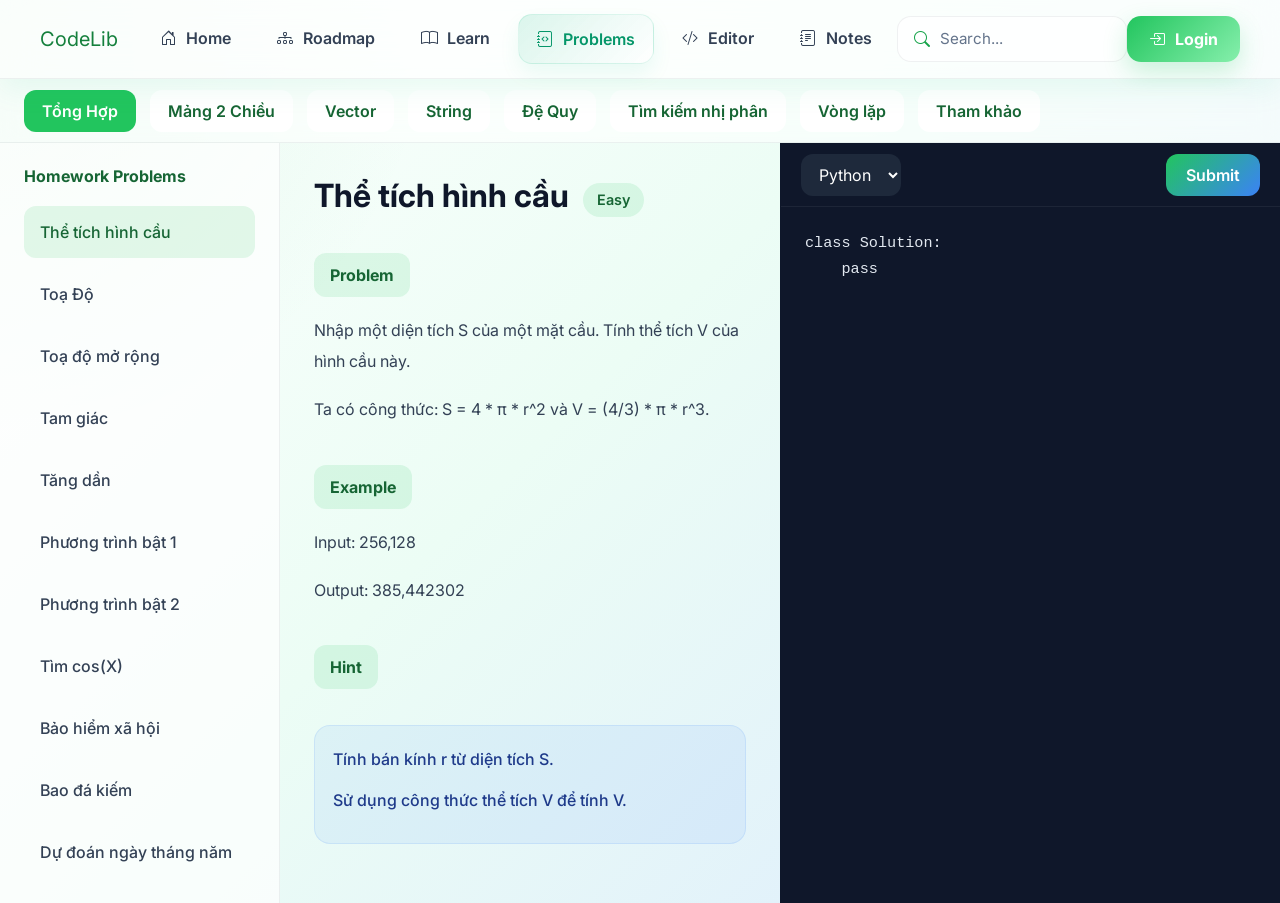
<file: html/homework.html>
<!DOCTYPE html>
<html lang="en">
<head>

  <meta charset="UTF-8">

  <meta name="viewport" content="width=device-width, initial-scale=1.0">

  <title>
    CodeLib Homework
  </title>

  <!-- GOOGLE FONT -->

  <link
    href="https://fonts.googleapis.com/css2?family=Inter:wght@400;500;600;700&display=swap"
    rel="stylesheet"
  >

  <!-- BOOTSTRAP -->

  <link
    href="https://cdn.jsdelivr.net/npm/bootstrap@5.3.8/dist/css/bootstrap.min.css"
    rel="stylesheet"
  >

  <!-- ICON -->

  <link
    rel="stylesheet"
    href="https://cdn.jsdelivr.net/npm/bootstrap-icons@1.13.1/font/bootstrap-icons.min.css"
  >

  <!-- CSS -->

  <link
    rel="stylesheet"
    href="../css/homework.css"
  >

  <script src="../js/auth.js"></script>

</head>

<body>

  <!-- NAVBAR -->

  <nav class="navbar navbar-expand-lg cl-navbar">

  <div class="container-fluid">

    <a class="navbar-brand cl-logo" href="#">

      <span>CodeLib</span>

    </a>

    <button
      class="navbar-toggler cl-menu-btn"
      type="button"
      data-bs-toggle="collapse"
      data-bs-target="#mainNavbar"
    >
      <i class="bi bi-list"></i>
    </button>

    <div class="collapse navbar-collapse" id="mainNavbar">

      <ul class="navbar-nav mx-auto cl-nav">

        <li class="nav-item">
          <a class="nav-link " href="../index.html">
            <i class="bi bi-house-door"></i>
            Home
          </a>
        </li>

        <li class="nav-item">
          <a class="nav-link" href="timeline.html">
            <i class="bi bi-diagram-3"></i>
            Roadmap
          </a>
        </li>        

        <li class="nav-item">
          <a class="nav-link" href="knowledge.html">
            <i class="bi bi-book"></i>
            Learn
          </a>
        </li>

        <li class="nav-item">
          <a class="nav-link active" href="homework.html">
            <i class="bi bi-journal-code"></i>
            Problems
          </a>
        </li>

        <li class="nav-item">
          <a class="nav-link" href="editor.html">
            <i class="bi bi-code-slash"></i>
            Editor
          </a>
        </li>

        <li class="nav-item">
          <a class="nav-link " href="notes.html">
            <i class="bi bi-journal-text"></i>
            Notes
          </a>
        </li>

      </ul>

      <div class="d-flex align-items-center gap-3">

        <div class="cl-search">

          <i class="bi bi-search"></i>

          <input
            type="text"
            placeholder="Search..."
          >

        </div>

      </div>
        <button class="cl-login-btn">

          <i class="bi bi-box-arrow-in-right"></i>
          <a class="nav-link" href="login.html">Login</a>

        </button>
    </div>

  </div>

</nav>

  <!-- TOPBAR -->

  <div class="cl-topbar">

    <button class="cl-topic-btn active">
      Tổng Hợp
    </button>

    <button class="cl-topic-btn">
      Mảng 2 Chiều
    </button>

    <button class="cl-topic-btn">
      Vector
    </button>

    <button class="cl-topic-btn">
     String
    </button>

    <button class="cl-topic-btn">
      Đệ Quy
    </button>

    <button class="cl-topic-btn">
      Tìm kiếm nhị phân
    </button>
  
    <button class="cl-topic-btn">
      Vòng lặp
    </button>

    <button class="cl-topic-btn">
      Tham khảo
    </button>
  </div>

  <!-- MAIN -->

  <section class="cl-practice-layout">

    <!-- SIDEBAR -->

    <aside class="cl-problem-sidebar">

      <h3>
        Homework Problems
      </h3>

      <ul>

      </ul>

    </aside>

    <!-- CONTENT -->

    <main class="cl-problem-content">

      <div class="cl-problem-top">

        <h1>
          Homework
        </h1>

        <span class="easy">
          Easy
        </span>

      </div>

      <div class="cl-problem-body">

      </div>

    </main>

    <!-- EDITOR -->

    <aside class="cl-code-panel">

      <div class="cl-code-top">

        <select>

          <option>
            Python
          </option>

          <option>
            Pascal
          </option>

          <option>
            C++
          </option>

        </select>

        <button>
          Submit
        </button>

      </div>

      <textarea
        spellcheck="false"
        placeholder="Write your code here..."
      ></textarea>

    </aside>

  </section>

  <!-- BOOTSTRAP JS -->

  <script src="https://cdn.jsdelivr.net/npm/bootstrap@5.3.8/dist/js/bootstrap.bundle.min.js"></script>

  <!-- JS -->

  <script src="../js/homework.js"></script>

</body>
</html>
</file>
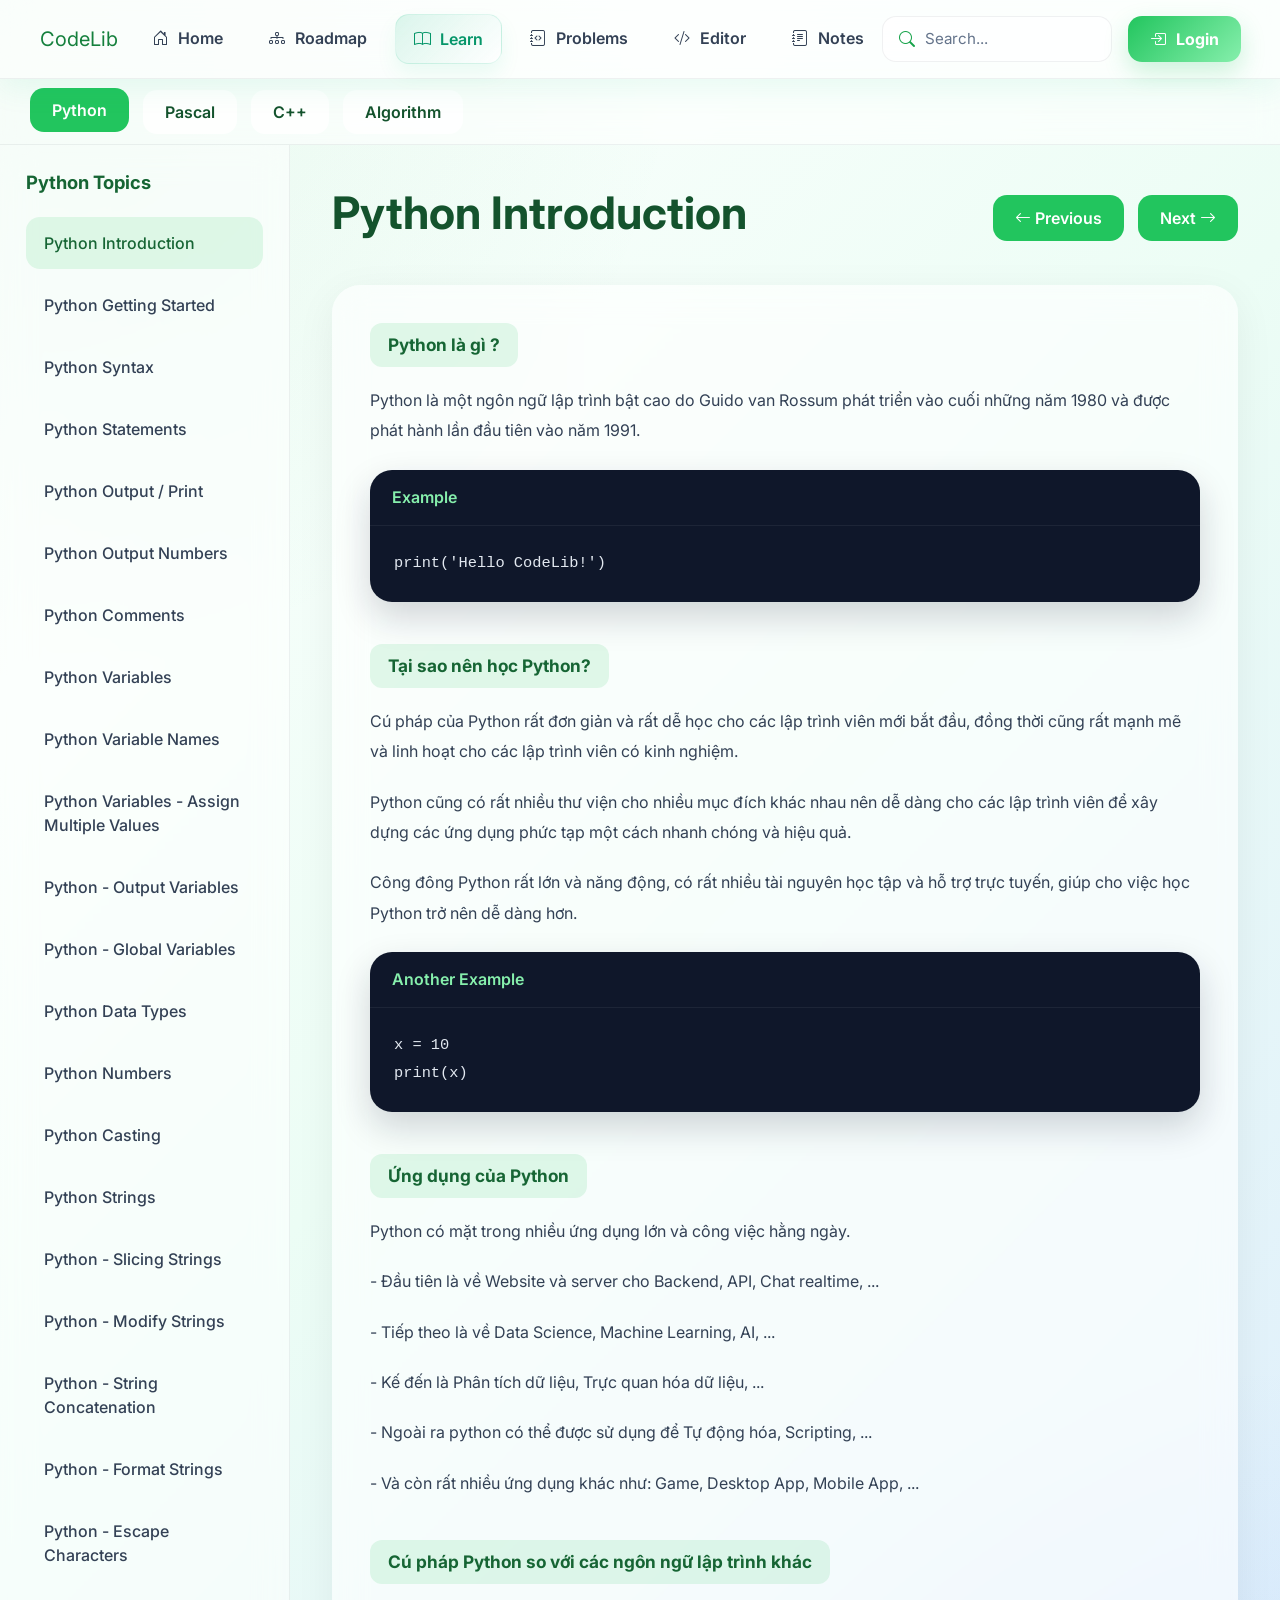
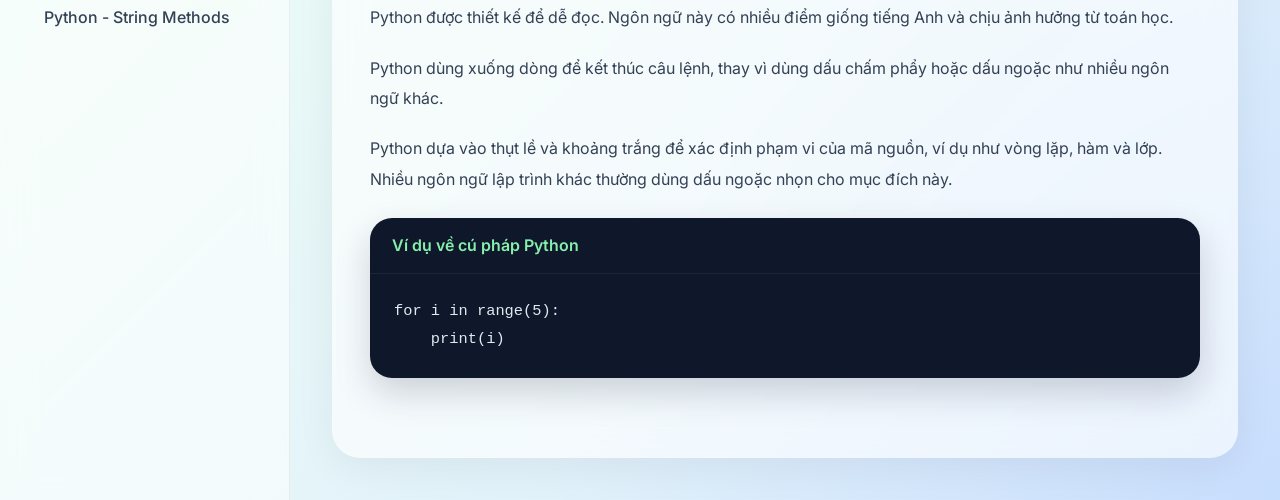
<file: html/knowledge.html>
<!DOCTYPE html>
<html lang="en">
<head>

  <meta charset="UTF-8">

  <meta name="viewport" content="width=device-width, initial-scale=1.0">

  <title>
    CodeLib Knowledge
  </title>

  <link href="https://fonts.googleapis.com/css2?family=Inter:wght@400;500;600;700&display=swap" rel="stylesheet">

  <link href="https://cdn.jsdelivr.net/npm/bootstrap@5.3.8/dist/css/bootstrap.min.css" rel="stylesheet">

  <link rel="stylesheet" href="https://cdn.jsdelivr.net/npm/bootstrap-icons@1.13.1/font/bootstrap-icons.min.css">

  <link rel="stylesheet" href="../css/knowledge.css">
  <script src="../js/auth.js"></script>
</head>

<body>
<nav class="navbar navbar-expand-lg cl-navbar">

  <div class="container-fluid">

    <a class="navbar-brand cl-logo" href="#">

      <span>CodeLib</span>

    </a>

    <button
      class="navbar-toggler cl-menu-btn"
      type="button"
      data-bs-toggle="collapse"
      data-bs-target="#mainNavbar"
    >
      <i class="bi bi-list"></i>
    </button>

    <div class="collapse navbar-collapse" id="mainNavbar">

      <ul class="navbar-nav mx-auto cl-nav">

        <li class="nav-item">
          <a class="nav-link" href="../index.html">
            <i class="bi bi-house-door"></i>
            Home
          </a>
        </li>

        <li class="nav-item">
          <a class="nav-link" href="timeline.html">
            <i class="bi bi-diagram-3"></i>
            Roadmap
          </a>
        </li>

        <li class="nav-item">
          <a class="nav-link active" href="knowledge.html">
            <i class="bi bi-book"></i>
            Learn
          </a>
        </li>

        <li class="nav-item">
          <a class="nav-link" href="homework.html">
            <i class="bi bi-journal-code"></i>
            Problems
          </a>
        </li>

        <li class="nav-item">
          <a class="nav-link" href="editor.html">
            <i class="bi bi-code-slash"></i>
            Editor
          </a>
        </li>

        <li class="nav-item">
          <a class="nav-link " href="notes.html">
            <i class="bi bi-journal-text"></i>
            Notes
          </a>
        </li>        

      </ul>

      <div class="d-flex align-items-center gap-3">

        <div class="cl-search">

          <i class="bi bi-search"></i>

          <input
            type="text"
            placeholder="Search..."
          >

        </div>
        <button class="cl-login-btn">

          <i class="bi bi-box-arrow-in-right"></i>
          <a class="nav-link" href="login.html">Login</a>

        </button>
      </div>

    </div>

  </div>

</nav>
  <!-- LANGUAGE NAVBAR -->

  <nav class="cl-language-navbar">

    <button class="cl-language-btn active">
      Python
    </button>

    <button class="cl-language-btn ">
      Pascal
    </button>

    <button class="cl-language-btn ">
      C++
    </button>

    <button class="cl-language-btn ">
      Algorithm
    </button>
  </nav>

  <!-- MAIN -->

  <section class="cl-layout">

    <!-- SIDEBAR -->

    <aside class="cl-sidebar">

      <h3>
        Python Topics
      </h3>

      <ul>

      </ul>

    </aside>

    <!-- CONTENT -->

    <main class="cl-content">

      <div class="cl-content-top">

        <h1>
          Loading...
        </h1>

        <div class="cl-content-buttons">

          <button>

            <i class="bi bi-arrow-left"></i>

            Previous

          </button>

          <button>

            Next

            <i class="bi bi-arrow-right"></i>

          </button>

        </div>

      </div>

      <div class="cl-content-body">

        <!-- CONTENT FROM JSON -->

      </div>

    </main>

  </section>

  <script src="../js/knowledge.js"></script>

</body>
</html>
</file>
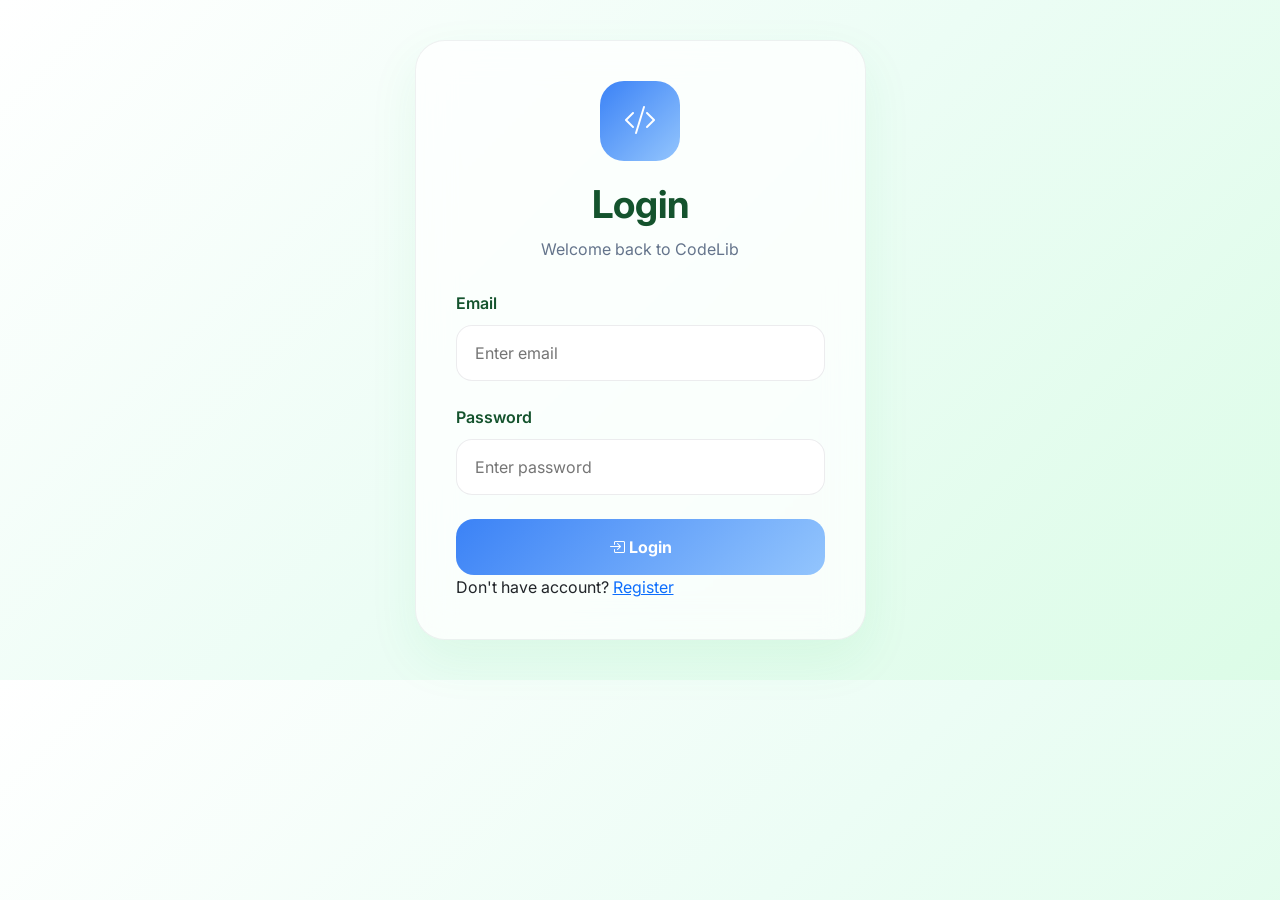
<file: html/login.html>
<!DOCTYPE html>
<html lang="vi">
<head>
  <meta charset="UTF-8">
  <meta name="viewport" content="width=device-width, initial-scale=1.0">
  <title>CodeLib Login</title>

  <link href="https://fonts.googleapis.com/css2?family=Inter:wght@400;500;600;700&display=swap" rel="stylesheet">
  <link href="https://cdn.jsdelivr.net/npm/bootstrap@5.3.8/dist/css/bootstrap.min.css" rel="stylesheet">
  <link rel="stylesheet" href="https://cdn.jsdelivr.net/npm/bootstrap-icons@1.13.1/font/bootstrap-icons.min.css">
  <link rel="stylesheet" href="../css/auth.css">
</head>

<body>

<section class="cl-auth-section">
  <div class="container">
    <div class="row justify-content-center">
      <div class="col-lg-5">

        <div class="cl-auth-card">

          <div class="cl-auth-top">
            <div class="cl-auth-logo">
              <i class="bi bi-code-slash"></i>
            </div>
            <h2>Login</h2>
            <p>Welcome back to CodeLib</p>
          </div>

          <form id="loginForm">

            <div class="cl-input-box">
              <label>Email</label>
              <input type="email" id="email" placeholder="Enter email">
            </div>

            <div class="cl-input-box">
              <label>Password</label>
              <input type="password" id="password" placeholder="Enter password">
            </div>

            <button type="submit" class="cl-auth-btn" id="loginBtn">
              <i class="bi bi-box-arrow-in-right"></i>
              Login
            </button>

          </form>

          <div class="cl-auth-link">
            Don't have account?
            <a href="register.html">Register</a>
          </div>

        </div>

      </div>
    </div>
  </div>
</section>

  <script>
const form = document.getElementById("loginForm");

form.addEventListener("submit", function(e) {
  e.preventDefault();

  const email    = document.getElementById("email").value.trim();
  const password = document.getElementById("password").value.trim();

  // Bắt lỗi
  if (!email || !password) {
    alert("Vui lòng nhập đủ email và mật khẩu!");
    return;
  }

  if (password.length < 6) {
    alert("Mật khẩu phải có ít nhất 6 ký tự!");
    return;
  }

  // Kiểm tra tài khoản
  const user = JSON.parse(localStorage.getItem("codelibUser") || "null");

  if (!user || user.email !== email || user.password !== password) {
    alert("Email hoặc mật khẩu không đúng!");
    return;
  }

  // Lưu trạng thái đăng nhập
  localStorage.setItem("isLoggedIn", "true");
  localStorage.setItem("currentUser", email);

  window.location.href = "index.html";
});
</script>


</body>
</html>
</file>
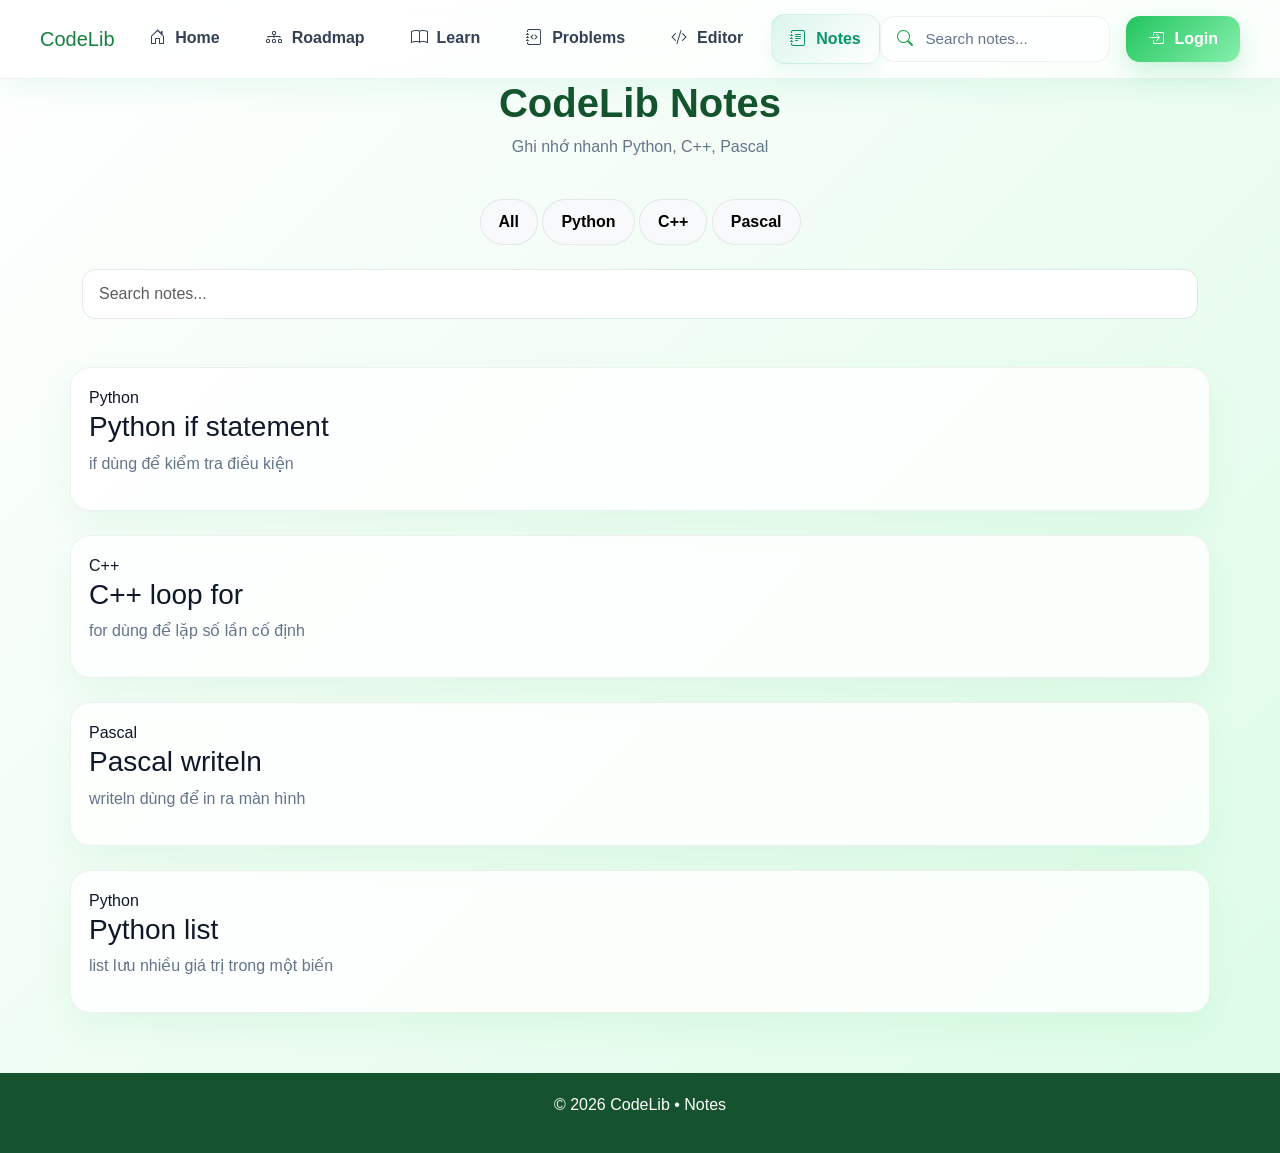
<file: html/notes.html>
<!DOCTYPE html>
<html lang="en">
<head>
  <meta charset="UTF-8">
  <meta name="viewport" content="width=device-width, initial-scale=1.0">

  <title>CodeLib Notes</title>

  <link href="https://cdn.jsdelivr.net/npm/bootstrap@5.3.8/dist/css/bootstrap.min.css" rel="stylesheet">
  <link rel="stylesheet" href="https://cdn.jsdelivr.net/npm/bootstrap-icons@1.13.1/font/bootstrap-icons.min.css">

  <link rel="stylesheet" href="../css/notes.css">
  <script src="../js/auth.js"></script>
</head>

<body>

<nav class="navbar navbar-expand-lg cl-navbar">
  <div class="container-fluid">

    <a class="navbar-brand cl-logo" href="#">
      <span>CodeLib</span>
    </a>

    <button class="navbar-toggler cl-menu-btn" type="button" data-bs-toggle="collapse" data-bs-target="#mainNavbar">
      <i class="bi bi-list"></i>
    </button>

    <div class="collapse navbar-collapse" id="mainNavbar">

      <ul class="navbar-nav mx-auto cl-nav">
        <li class="nav-item">
          <a class="nav-link" href="../index.html">
            <i class="bi bi-house-door"></i>
            Home
          </a>
        </li>

        <li class="nav-item">
          <a class="nav-link" href="timeline.html">
            <i class="bi bi-diagram-3"></i>
            Roadmap
          </a>
        </li>

        <li class="nav-item">
          <a class="nav-link" href="knowledge.html">
            <i class="bi bi-book"></i>
            Learn
          </a>
        </li>

        <li class="nav-item">
          <a class="nav-link" href="homework.html">
            <i class="bi bi-journal-code"></i>
            Problems
          </a>
        </li>

        <li class="nav-item">
          <a class="nav-link" href="editor.html">
            <i class="bi bi-code-slash"></i>
            Editor
          </a>
        </li>

        <li class="nav-item">
          <a class="nav-link active" href="notes.html">
            <i class="bi bi-journal-text"></i>
            Notes
          </a>
        </li>
      </ul>

      <div class="d-flex align-items-center gap-3">

        <div class="cl-search">
          <i class="bi bi-search"></i>
          <input id="search" type="text" placeholder="Search notes...">
        </div>

        <button class="cl-login-btn">
          <i class="bi bi-box-arrow-in-right"></i>
          <a class="nav-link" href="login.html">Login</a>
        </button>

      </div>

    </div>

  </div>
</nav>

<section class="cl-info-section">
  <div class="container">

    <div class="row mb-4">
      <div class="col text-center">
        <h2 class="cl-section-title">CodeLib Notes</h2>
        <p>Ghi nhớ nhanh Python, C++, Pascal</p>
      </div>
    </div>

    <div class="row mb-4 text-center">
      <div class="col">
        <button class="btn btn-light" onclick="filterLang('All')">All</button>
        <button class="btn btn-light" onclick="filterLang('Python')">Python</button>
        <button class="btn btn-light" onclick="filterLang('C++')">C++</button>
        <button class="btn btn-light" onclick="filterLang('Pascal')">Pascal</button>
      </div>
    </div>

    <div class="row mb-4">
      <div class="col">
        <input id="search" class="form-control" type="text" placeholder="Search notes...">
      </div>
    </div>

    <div class="row g-4" id="notesContainer"></div>

  </div>
</section>

<footer class="cl-footer">
  <div class="container">
    <p>© 2026 CodeLib • Notes</p>
  </div>
</footer>

<script src="../js/notes.js"></script>

</body>
</html>
</file>
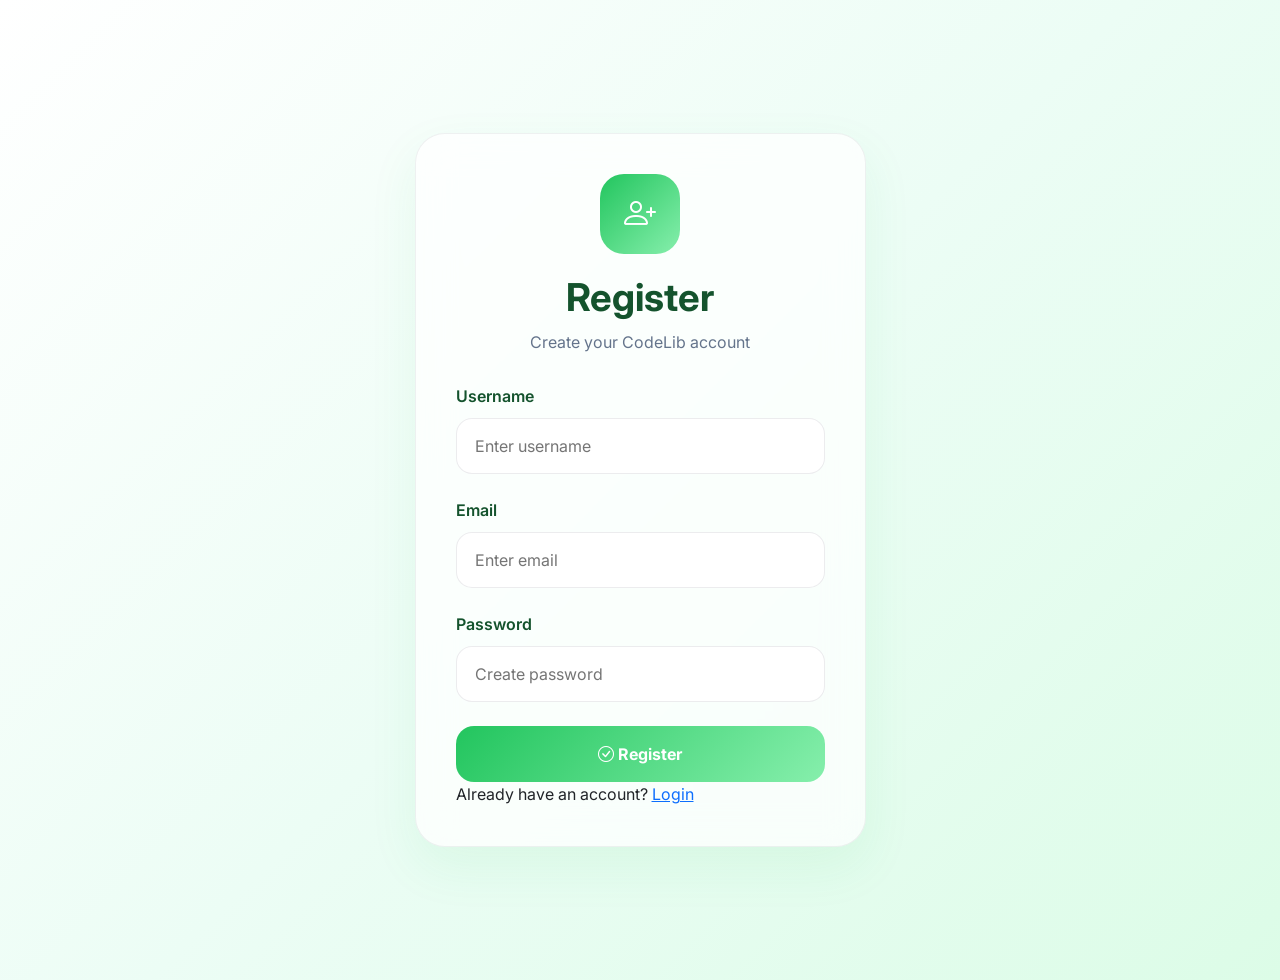
<file: html/register.html>
<!DOCTYPE html>
<html lang="en">
<head>
  <meta charset="UTF-8">
  <meta name="viewport" content="width=device-width, initial-scale=1.0">

  <title>CodeLib Register</title>

  <link href="https://fonts.googleapis.com/css2?family=Inter:wght@400;500;600;700&display=swap" rel="stylesheet">

  <link href="https://cdn.jsdelivr.net/npm/bootstrap@5.3.8/dist/css/bootstrap.min.css" rel="stylesheet">

  <link rel="stylesheet" href="https://cdn.jsdelivr.net/npm/bootstrap-icons@1.13.1/font/bootstrap-icons.min.css">

  <link rel="stylesheet" href="../css/auth.css">
</head>
<body>

  <section class="cl-auth-section">

    <div class="container">

      <div class="row justify-content-center align-items-center min-vh-100">

        <div class="col-lg-5">

          <div class="cl-auth-card">

            <div class="cl-auth-top">

              <div class="cl-auth-logo green-logo">
                <i class="bi bi-person-plus"></i>
              </div>

              <h2>
                Register
              </h2>

              <p>
                Create your CodeLib account
              </p>

            </div>

            <form>

              <div class="cl-input-box">
                <label>Username</label>
                <input type="text" placeholder="Enter username">
              </div>

              <div class="cl-input-box">
                <label>Email</label>
                <input type="email" placeholder="Enter email">
              </div>

              <div class="cl-input-box">
                <label>Password</label>
                <input type="password" placeholder="Create password">
              </div>

              <button type="submit" class="cl-auth-btn green-btn">
                <i class="bi bi-check-circle"></i>
                Register
              </button>

            </form>

            <div class="cl-auth-link">
              Already have an account?
              <a href="login.html">
                Login
              </a>
            </div>

          </div>

        </div>

      </div>

    </div>

  </section>
<script>
  function showError(input, message) {
    clearError(input);
    input.classList.add("is-invalid");
    const err = document.createElement("div");
    err.className = "cl-error-msg";
    err.textContent = message;
    input.parentElement.appendChild(err);
  }

  function clearError(input) {
    input.classList.remove("is-invalid");
    const existing = input.parentElement.querySelector(".cl-error-msg");
    if (existing) existing.remove();
  }

  function isValidEmail(email) {
    return /^[^\s@]+@[^\s@]+\.[^\s@]+$/.test(email);
  }

  const registerForm = document.querySelector("form");
  const usernameInput = document.querySelector('input[type="text"]');
  const emailInput = document.querySelector('input[type="email"]');
  const passwordInput = document.querySelector('input[type="password"]');

  [usernameInput, emailInput, passwordInput].forEach(input => {
    input.addEventListener("input", () => clearError(input));
  });

  registerForm.addEventListener("submit", function (e) {
    e.preventDefault();

    const username = usernameInput.value.trim();
    const email = emailInput.value.trim();
    const password = passwordInput.value.trim();
    let valid = true;

    if (!username) {
      showError(usernameInput, "Vui lòng nhập tên người dùng.");
      valid = false;
    } else if (username.length < 3) {
      showError(usernameInput, "Tên người dùng phải có ít nhất 3 ký tự.");
      valid = false;
    }

    if (!email) {
      showError(emailInput, "Vui lòng nhập email.");
      valid = false;
    } else if (!isValidEmail(email)) {
      showError(emailInput, "Email không hợp lệ.");
      valid = false;
    }

    if (!password) {
      showError(passwordInput, "Vui lòng nhập mật khẩu.");
      valid = false;
    } else if (password.length < 6) {
      showError(passwordInput, "Mật khẩu phải có ít nhất 6 ký tự.");
      valid = false;
    }

    if (!valid) return;

    const existingUser = JSON.parse(localStorage.getItem("codelibUser"));
    if (existingUser && existingUser.email === email) {
      showError(emailInput, "Email này đã được đăng ký.");
      return;
    }

    localStorage.setItem("codelibUser", JSON.stringify({ username, email, password }));

    window.location.href = "login.html";
  });
</script>
</body>
</html>
</file>
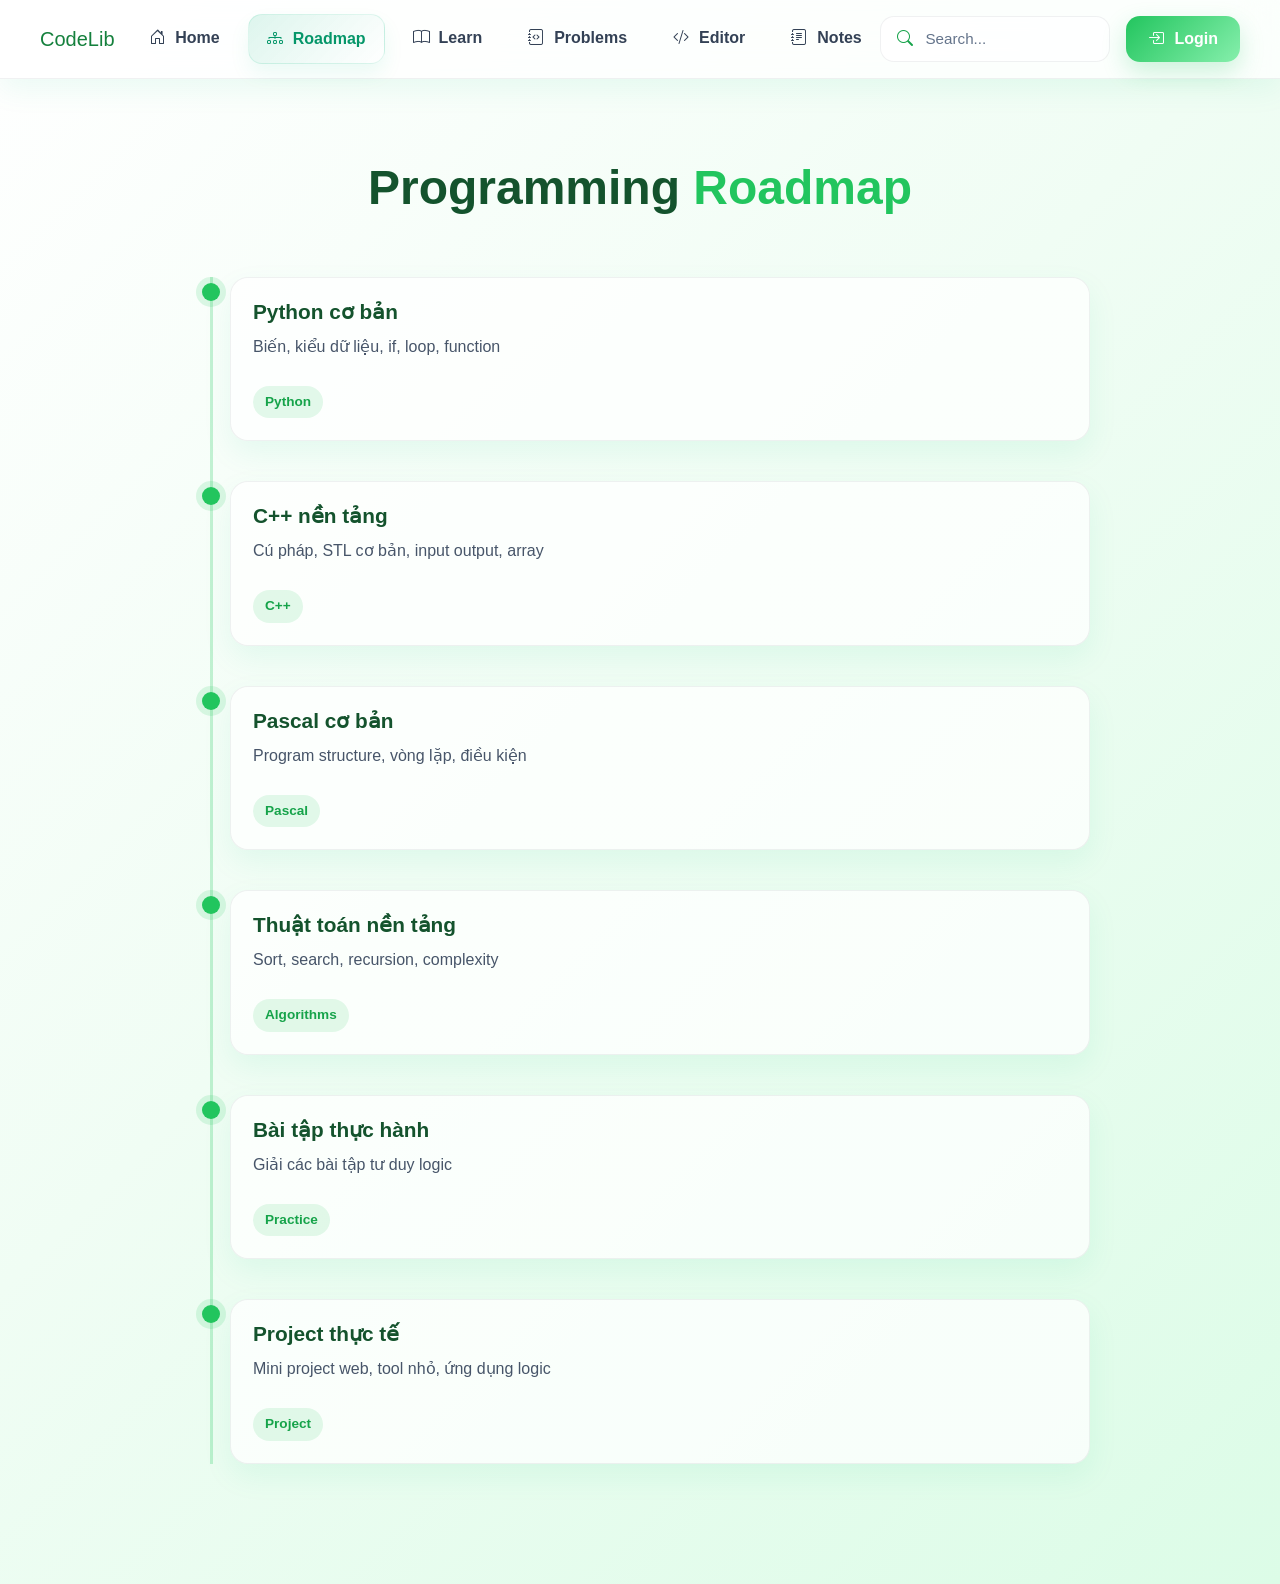
<file: html/timeline.html>
<!DOCTYPE html>
<html lang="en">
<head>
  <meta charset="UTF-8">
  <meta name="viewport" content="width=device-width, initial-scale=1.0">
  <title>CodeLib Roadmap</title>

  <link href="https://cdn.jsdelivr.net/npm/bootstrap@5.3.8/dist/css/bootstrap.min.css" rel="stylesheet">
  <link rel="stylesheet" href="https://cdn.jsdelivr.net/npm/bootstrap-icons@1.13.1/font/bootstrap-icons.min.css">
  <link rel="stylesheet" href="../css/timeline.css">
  <link rel="stylesheet" href="../js/auth.js">
</head>

<body>

<nav class="navbar navbar-expand-lg cl-navbar">
  <div class="container-fluid">

    <a class="navbar-brand cl-logo" href="#">
      <span>CodeLib</span>
    </a>

    <button class="navbar-toggler" type="button" data-bs-toggle="collapse" data-bs-target="#mainNavbar">
      <i class="bi bi-list"></i>
    </button>

    <div class="collapse navbar-collapse" id="mainNavbar">

      <ul class="navbar-nav mx-auto cl-nav">
        <li class="nav-item"><a class="nav-link" href="../index.html"><i class="bi bi-house-door"></i>Home</a></li>
        <li class="nav-item"><a class="nav-link active" href="timeline.html"><i class="bi bi-diagram-3"></i>Roadmap</a></li>
        <li class="nav-item"><a class="nav-link" href="knowledge.html"><i class="bi bi-book"></i>Learn</a></li>
        <li class="nav-item"><a class="nav-link" href="homework.html"><i class="bi bi-journal-code"></i>Problems</a></li>
        <li class="nav-item"><a class="nav-link" href="editor.html"><i class="bi bi-code-slash"></i>Editor</a></li>
        <li class="nav-item"><a class="nav-link " href="notes.html"><i class="bi bi-journal-text"></i>Notes</a></li>
      </ul>

      <div class="d-flex align-items-center gap-3">

        <div class="cl-search">
          <i class="bi bi-search"></i>
          <input type="text" placeholder="Search...">
        </div>

        <button class="cl-login-btn">
          <i class="bi bi-box-arrow-in-right"></i>
          Login
        </button>

      </div>

    </div>
  </div>
</nav>

<section class="cl-timeline-section">

  <h1 class="cl-timeline-title">
    Programming <span>Roadmap</span>
  </h1>

  <div class="cl-timeline">

    <div class="cl-timeline-item">
      <div class="cl-timeline-dot"></div>
      <div class="cl-timeline-card">
        <h3>Python cơ bản</h3>
        <p>Biến, kiểu dữ liệu, if, loop, function</p>
        <span class="cl-tag">Python</span>
      </div>
    </div>

    <div class="cl-timeline-item">
      <div class="cl-timeline-dot"></div>
      <div class="cl-timeline-card">
        <h3>C++ nền tảng</h3>
        <p>Cú pháp, STL cơ bản, input output, array</p>
        <span class="cl-tag">C++</span>
      </div>
    </div>

    <div class="cl-timeline-item">
      <div class="cl-timeline-dot"></div>
      <div class="cl-timeline-card">
        <h3>Pascal cơ bản</h3>
        <p>Program structure, vòng lặp, điều kiện</p>
        <span class="cl-tag">Pascal</span>
      </div>
    </div>

    <div class="cl-timeline-item">
      <div class="cl-timeline-dot"></div>
      <div class="cl-timeline-card">
        <h3>Thuật toán nền tảng</h3>
        <p>Sort, search, recursion, complexity</p>
        <span class="cl-tag">Algorithms</span>
      </div>
    </div>

    <div class="cl-timeline-item">
      <div class="cl-timeline-dot"></div>
      <div class="cl-timeline-card">
        <h3>Bài tập thực hành</h3>
        <p>Giải các bài tập tư duy logic</p>
        <span class="cl-tag">Practice</span>
      </div>
    </div>

    <div class="cl-timeline-item">
      <div class="cl-timeline-dot"></div>
      <div class="cl-timeline-card">
        <h3>Project thực tế</h3>
        <p>Mini project web, tool nhỏ, ứng dụng logic</p>
        <span class="cl-tag">Project</span>
      </div>
    </div>

  </div>

</section>

<script src="https://cdn.jsdelivr.net/npm/bootstrap@5.3.8/dist/js/bootstrap.bundle.min.js"></script>

</body>
</html>
</file>
<file: css/homework.css>
/* =========================
   RESET
========================= */

* {
  margin: 0;
  padding: 0;
  box-sizing: border-box;
}

body {
  font-family: "Inter", sans-serif;

  background:
    radial-gradient(circle at top left, rgba(34,197,94,.10), transparent 28%),
    radial-gradient(circle at bottom right, rgba(59,130,246,.12), transparent 30%),
    linear-gradient(135deg, #ffffff 0%, #ecfdf5 45%, #dbeafe 100%);

  color: #0f172a;

  overflow: hidden;
}

.cl-navbar {
  position: sticky;
  top: 0;
  z-index: 999;
  padding: 14px 28px;
  background: rgba(255,255,255,.75);
  backdrop-filter: blur(18px);
  border-bottom: 1px solid rgba(15,23,42,.06);
  box-shadow: 0 10px 30px rgba(16,185,129,.08);
}

/* =========================
   LOGO
========================= */

.cl-logo-icon {
  width: 48px;
  height: 48px;
  display: flex;
  align-items: center;
  justify-content: center;
  border-radius: 14px;
  background: linear-gradient(135deg, #22c55e, #86efac);
  overflow: hidden;
  box-shadow: 0 10px 25px rgba(34,197,94,.25);
  transition: .25s;
}



.cl-logo:hover .cl-logo-icon {
  transform: rotate(-6deg) scale(1.05);
}

.cl-logo span {
  color: #15803d;
}

/* =========================
   NAVIGATION
========================= */

.cl-nav {
  gap: 10px;
}

.cl-nav .nav-link {
  display: flex;
  align-items: center;
  gap: 10px;
  padding: 12px 18px !important;
  border-radius: 14px;
  color: #334155 !important;
  font-weight: 600;
  transition: .25s;
}

.cl-nav .nav-link:hover {
  background: rgba(16,185,129,.08);
  color: #059669 !important;
  transform: translateY(-2px);
}

.cl-nav .nav-link.active {
  background: linear-gradient(135deg, rgba(16,185,129,.14), rgba(255,255,255,.8));
  color: #059669 !important;
  border: 1px solid rgba(16,185,129,.12);
  box-shadow: 0 10px 20px rgba(16,185,129,.08);
}

/* =========================
   SEARCH
========================= */

.cl-search {
  width: 230px;
  height: 46px;
  display: flex;
  align-items: center;
  gap: 10px;
  padding: 0 16px;
  border-radius: 14px;
  background: rgba(255,255,255,.7);
  border: 1px solid rgba(15,23,42,.06);
  transition: .25s;
}

.cl-search:hover {
  background: white;
}

.cl-search i {
  color: #16a34a;
}

.cl-search input {
  width: 100%;
  border: none;
  outline: none;
  background: transparent;
  color: #0f172a;
  font-size: .95rem;
}

.cl-search input::placeholder {
  color: #64748b;
}

/* =========================
   LOGIN BUTTON
========================= */

.cl-login-btn {
  height: 46px;
  display: flex;
  align-items: center;
  gap: 10px;
  padding: 0 22px;
  border: none;
  border-radius: 14px;
  background: linear-gradient(135deg, #22c55e, #86efac);
  color: white;
  font-weight: 700;
  transition: .25s;
  box-shadow: 0 10px 24px rgba(34,197,94,.22);
}

.cl-login-btn:hover {
  transform: translateY(-2px);
  box-shadow: 0 14px 28px rgba(34,197,94,.28);
}
/* =========================
   TOPBAR
========================= */

.cl-topbar {
  height: 64px;

  display: flex;
  align-items: center;
  gap: 14px;

  padding: 0 24px;

  overflow-x: auto;

  background: rgba(255,255,255,.55);

  backdrop-filter: blur(14px);

  border-bottom: 1px solid rgba(15,23,42,.06);
}

.cl-topbar::-webkit-scrollbar {
  height: 6px;
}

.cl-topbar::-webkit-scrollbar-thumb {
  background: rgba(34,197,94,.25);

  border-radius: 999px;
}

.cl-topic-btn {
  height: 42px;

  padding: 0 18px;

  border: none;

  border-radius: 12px;

  background: white;

  color: #166534;

  font-weight: 600;

  white-space: nowrap;

  transition: .2s;

  cursor: pointer;
}

.cl-topic-btn:hover,
.cl-topic-btn.active {
  background: #22c55e;

  color: white;
}

/* =========================
   LAYOUT
========================= */

.cl-practice-layout {
  display: grid;

  grid-template-columns: 280px 1fr 500px;

  height: calc(100vh - 140px);
}

/* =========================
   SIDEBAR
========================= */

.cl-problem-sidebar {
  background: rgba(255,255,255,.72);

  border-right: 1px solid rgba(15,23,42,.06);

  padding: 24px;

  overflow-y: auto;
}

.cl-problem-sidebar h3 {
  font-size: 1rem;

  font-weight: 700;

  margin-bottom: 20px;

  color: #166534;
}

.cl-problem-sidebar ul {
  list-style: none;

  padding: 0;

  margin: 0;
}

.cl-problem-sidebar li {
  padding: 14px 16px;

  border-radius: 12px;

  margin-bottom: 10px;

  cursor: pointer;

  font-weight: 500;

  color: #334155;

  transition: .2s;
}

.cl-problem-sidebar li:hover,
.cl-problem-sidebar li.active {
  background: rgba(34,197,94,.12);

  color: #166534;
}

/* =========================
   CONTENT
========================= */

.cl-problem-content {
  padding: 34px;

  overflow-y: auto;
}

.cl-problem-top {
  display: flex;
  align-items: center;
  gap: 14px;

  margin-bottom: 30px;
}

.cl-problem-top h1 {
  font-size: 2rem;

  font-weight: 700;

  color: #0f172a;
}

.easy,
.medium,
.hard {
  padding: 6px 14px;

  border-radius: 999px;

  font-size: .9rem;

  font-weight: 600;
}

.easy {
  background: rgba(34,197,94,.12);

  color: #166534;
}

.medium {
  background: rgba(251,191,36,.14);

  color: #92400e;
}

.hard {
  background: rgba(239,68,68,.14);

  color: #991b1b;
}

.cl-homework-section {
  margin-bottom: 40px;
}

.cl-small-title {
  display: inline-block;

  margin-bottom: 18px;

  padding: 10px 16px;

  border-radius: 12px;

  background: rgba(34,197,94,.12);

  color: #166534;

  font-size: 1rem;

  font-weight: 700;
}

.cl-problem-body p {
  line-height: 1.9;

  margin-bottom: 18px;

  color: #334155;
}

/* =========================
   HINT BOX
========================= */

.cl-hint-box {
  margin-top: 18px;

  padding: 18px;

  border-radius: 16px;

  background: rgba(59,130,246,.08);

  border: 1px solid rgba(59,130,246,.12);
}

.cl-hint-box p {
  margin-bottom: 10px;

  color: #1e3a8a;

  font-weight: 500;
}

/* =========================
   CODE BOX
========================= */

.cl-note-box {
  margin-top: 22px;

  border-radius: 18px;

  overflow: hidden;

  background: #0f172a;

  box-shadow: 0 10px 30px rgba(15,23,42,.14);
}

.cl-note-box h4 {
  padding: 16px 20px;

  color: #86efac;

  font-size: .95rem;

  font-weight: 600;

  border-bottom: 1px solid rgba(255,255,255,.06);
}

.cl-note-box pre {
  margin: 0;

  padding: 22px;

  overflow-x: auto;
}

.cl-note-box code {
  color: #e2e8f0;

  font-size: .95rem;

  line-height: 1.7;

  font-family: Consolas, monospace;
}

/* =========================
   EDITOR
========================= */

.cl-code-panel {
  background: #0f172a;

  border-left: 1px solid rgba(15,23,42,.06);

  display: flex;
  flex-direction: column;
}

.cl-code-top {
  height: 64px;

  display: flex;
  align-items: center;
  justify-content: space-between;

  padding: 0 20px;

  border-bottom: 1px solid rgba(255,255,255,.06);
}

.cl-code-top select {
  height: 42px;

  padding: 0 14px;

  border: none;
  outline: none;

  border-radius: 12px;

  background: #1e293b;

  color: white;
}

.cl-code-top button {
  height: 42px;

  padding: 0 20px;

  border: none;

  border-radius: 12px;

  background: linear-gradient(
    135deg,
    #22c55e,
    #3b82f6
  );

  color: white;

  font-weight: 600;

  cursor: pointer;

  transition: .25s;
}

.cl-code-top button:hover {
  transform: translateY(-2px);
}

.cl-code-panel textarea {
  flex: 1;

  width: 100%;

  border: none;
  outline: none;

  resize: none;

  padding: 24px;

  background: transparent;

  color: #e2e8f0;

  font-size: .95rem;

  line-height: 1.7;

  font-family: Consolas, monospace;
}

/* =========================
   SCROLLBAR
========================= */

::-webkit-scrollbar {
  width: 10px;
}

::-webkit-scrollbar-thumb {
  background: rgba(34,197,94,.35);

  border-radius: 999px;
}

/* =========================
   RESPONSIVE
========================= */

@media (max-width: 1200px) {

  .cl-practice-layout {
    grid-template-columns: 1fr;
  }

  .cl-code-panel {
    display: none;
  }

}

@media (max-width: 992px) {

  .cl-main-nav {
    display: none;
  }

  .cl-search {
    display: none;
  }

}

@media (max-width: 768px) {

  .cl-problem-content {
    padding: 24px;
  }

  .cl-problem-top h1 {
    font-size: 1.6rem;
  }

}
</file>
<file: css/knowledge.css>
* {
  margin: 0;
  padding: 0;
  box-sizing: border-box;
}

body {
  font-family: "Inter", sans-serif;

  background:
    radial-gradient(circle at top left, rgba(34,197,94,.10), transparent 28%),
    radial-gradient(circle at bottom right, rgba(59,130,246,.12), transparent 30%),
    linear-gradient(135deg, #ffffff 0%, #ecfdf5 45%, #dbeafe 100%);

  color: #0f172a;
}

/* =========================
   NAVBAR
========================= */
/* =========================
   NAVBAR
========================= */

.cl-navbar {
  position: sticky;
  top: 0;
  z-index: 999;
  padding: 14px 28px;
  background: rgba(255,255,255,.75);
  backdrop-filter: blur(18px);
  border-bottom: 1px solid rgba(15,23,42,.06);
  box-shadow: 0 10px 30px rgba(16,185,129,.08);
}

/* =========================
   LOGO
========================= */

.cl-logo span {
  color: #15803d;
}

.cl-logo i {
  font-size: 1.6rem;
  color: #22c55e;
}

/* =========================
   NAVIGATION
========================= */

.cl-nav {
  gap: 10px;
}

.cl-nav .nav-link {
  display: flex;
  align-items: center;
  gap: 10px;
  padding: 12px 18px !important;
  border-radius: 14px;
  color: #334155 !important;
  font-weight: 600;
  transition: .25s;
}

.cl-nav .nav-link:hover {
  background: rgba(16,185,129,.08);
  color: #059669 !important;
  transform: translateY(-2px);
}

.cl-nav .nav-link.active {
  background: linear-gradient(135deg, rgba(16,185,129,.14), rgba(255,255,255,.8));
  color: #059669 !important;
  border: 1px solid rgba(16,185,129,.12);
  box-shadow: 0 10px 20px rgba(16,185,129,.08);
}

.cl-search {
  width: 230px;
  height: 46px;
  display: flex;
  align-items: center;
  gap: 10px;
  padding: 0 16px;
  border-radius: 14px;
  background: rgba(255,255,255,.7);
  border: 1px solid rgba(15,23,42,.06);
  transition: .25s;
}

.cl-search:hover {
  background: white;
}

.cl-search i {
  color: #16a34a;
}

.cl-search input {
  width: 100%;
  border: none;
  outline: none;
  background: transparent;
  color: #0f172a;
  font-size: .95rem;
}

.cl-search input::placeholder {
  color: #64748b;
}

/* =========================
   LOGIN BUTTON
========================= */

.cl-login-btn {
  height: 46px;
  display: flex;
  align-items: center;
  gap: 10px;
  padding: 0 22px;
  border: none;
  border-radius: 14px;
  background: linear-gradient(135deg, #22c55e, #86efac);
  color: white;
  font-weight: 700;
  transition: .25s;
  box-shadow: 0 10px 24px rgba(34,197,94,.22);
}

.cl-login-btn:hover {
  transform: translateY(-2px);
  box-shadow: 0 14px 28px rgba(34,197,94,.28);
}
/* =========================
   LANGUAGE NAVBAR
========================= */

.cl-language-navbar {
  height: 66px;

  display: flex;
  align-items: center;
  gap: 14px;

  padding: 0 30px;

  background: rgba(255,255,255,.55);

  backdrop-filter: blur(14px);

  border-bottom: 1px solid rgba(15,23,42,.06);
}

.cl-language-btn {
  height: 44px;

  padding: 0 22px;

  border: none;

  border-radius: 14px;

  background: rgba(255,255,255,.8);

  color: #14532d;

  font-weight: 600;

  transition: .25s;

  display: flex;
  align-items: center;
  gap: 10px;
}

.cl-language-btn:hover,
.cl-language-btn.active {
  background: #22c55e;

  color: white;

  transform: translateY(-2px);
}

/* =========================
   MAIN LAYOUT
========================= */

.cl-layout {
  display: grid;

  grid-template-columns: 290px 1fr;

  min-height: calc(100vh - 140px);
}

/* =========================
   SIDEBAR
========================= */

.cl-sidebar {
  padding: 26px;

  background: rgba(255,255,255,.55);

  backdrop-filter: blur(16px);

  border-right: 1px solid rgba(15,23,42,.06);
}

.cl-sidebar h3 {
  font-size: 1.15rem;

  font-weight: 700;

  color: #166534;

  margin-bottom: 24px;
}

.cl-sidebar ul {
  list-style: none;

  padding: 0;

  margin: 0;
}

.cl-sidebar li {
  padding: 14px 18px;

  border-radius: 14px;

  margin-bottom: 10px;

  font-weight: 500;

  color: #334155;

  cursor: pointer;

  transition: .25s;
}

.cl-sidebar li:hover,
.cl-sidebar li.active {
  background: rgba(34,197,94,.12);

  color: #166534;
}

/* =========================
   CONTENT
========================= */

.cl-content {
  padding: 42px;
}

.cl-content-top {
  display: flex;
  align-items: center;
  justify-content: space-between;

  margin-bottom: 36px;
}

.cl-content-top h1 {
  font-size: 2.8rem;

  font-weight: 700;

  color: #14532d;
}

.cl-content-buttons {
  display: flex;
  gap: 14px;
}

.cl-content-buttons button {
  height: 46px;

  padding: 0 22px;

  border: none;

  border-radius: 14px;

  background: #22c55e;

  color: white;

  font-weight: 600;

  transition: .25s;
}

.cl-content-buttons button:hover {
  transform: translateY(-2px);

  box-shadow: 0 10px 25px rgba(34,197,94,.18);
}

/* =========================
   ARTICLE BODY
========================= */

.cl-content-body {
  padding: 38px;

  border-radius: 28px;

  background: rgba(255,255,255,.62);

  backdrop-filter: blur(16px);

  box-shadow: 0 10px 40px rgba(0,0,0,.06);
}

.cl-content-body p {
  font-size: 1rem;

  line-height: 1.9;

  color: #334155;

  margin-bottom: 20px;
}

/* =========================
   SMALL TITLE
========================= */

.cl-small-title {
  display: inline-block;

  margin-bottom: 18px;

  padding: 10px 18px;

  border-radius: 12px;

  background: rgba(34,197,94,.12);

  color: #166534;

  font-size: 1.08rem !important;

  font-weight: 700 !important;

  line-height: 1.4;
}

.cl-lesson-section {
  margin-bottom: 42px;
}

/* =========================
   CODE BOX
========================= */

.cl-note-box {
  margin-top: 24px;

  border-radius: 22px;

  overflow: hidden;

  background: #0f172a;

  box-shadow: 0 15px 35px rgba(15,23,42,.18);
}

.cl-note-box h4 {
  padding: 18px 22px;

  margin: 0;

  font-size: 1rem;

  font-weight: 600;

  color: #86efac;

  border-bottom: 1px solid rgba(255,255,255,.06);
}

.cl-note-box pre {
  margin: 0;

  padding: 24px;

  overflow-x: auto;
}

.cl-note-box code {
  font-family: "Consolas", monospace;

  color: #e2e8f0;

  font-size: .96rem;

  line-height: 1.8;
}

/* =========================
   SCROLLBAR
========================= */

::-webkit-scrollbar {
  width: 10px;
}

::-webkit-scrollbar-thumb {
  background: rgba(34,197,94,.35);

  border-radius: 999px;
}

/* =========================
   RESPONSIVE
========================= */

@media (max-width: 992px) {

  .cl-layout {
    grid-template-columns: 1fr;
  }

  .cl-sidebar {
    display: none;
  }

  .cl-content {
    padding: 20px;
  }

  .cl-content-top {
    flex-direction: column;

    align-items: flex-start;

    gap: 20px;
  }

  .cl-content-top h1 {
    font-size: 2rem;
  }

  .cl-main-nav {
    display: none;
  }

  .cl-navbar {
    padding: 0 20px;
  }

}

@media (max-width: 640px) {

  .cl-language-navbar {
    overflow-x: auto;
  }

  .cl-content-body {
    padding: 24px;
  }

  .cl-content-top h1 {
    font-size: 1.7rem;
  }

}
</file>
<file: css/auth.css>
* {
  margin: 0;
  padding: 0;
  box-sizing: border-box;
}

body {
  font-family: "Inter", sans-serif;
  background: linear-gradient(135deg, #ffffff 0%, #ecfdf5 50%, #dcfce7 100%);
}

.cl-auth-section {
  padding: 40px 20px;
}

.cl-auth-card {
  padding: 40px;
  border-radius: 30px;
  background: rgba(255,255,255,.75);
  border: 1px solid rgba(15,23,42,.06);
  backdrop-filter: blur(18px);
  box-shadow: 0 20px 50px rgba(34,197,94,.08);
  transition: .25s;
}

.cl-auth-card:hover {
  transform: translateY(-4px);
}

.cl-auth-top {
  text-align: center;
  margin-bottom: 30px;
}

.cl-auth-logo {
  width: 80px;
  height: 80px;
  display: flex;
  align-items: center;
  justify-content: center;
  margin: auto;
  margin-bottom: 20px;
  border-radius: 24px;
  background: linear-gradient(135deg, #3b82f6, #93c5fd);
  color: white;
  font-size: 2rem;
}

.green-logo {
  background: linear-gradient(135deg, #22c55e, #86efac);
}

.cl-auth-top h2 {
  font-size: 2.4rem;
  font-weight: 700;
  color: #14532d;
  margin-bottom: 10px;
}

.cl-auth-top p {
  color: #64748b;
}

.cl-input-box {
  margin-bottom: 24px;
}

.cl-input-box label {
  display: block;
  margin-bottom: 10px;
  font-weight: 600;
  color: #14532d;
}

.cl-input-box input {
  width: 100%;
  height: 56px;
  padding: 0 18px;
  border-radius: 16px;
  border: 1px solid rgba(15,23,42,.08);
  background: white;
  outline: none;
  transition: .25s;
}

.cl-input-box input:focus {
  border-color: #22c55e;
  box-shadow: 0 0 0 4px rgba(34,197,94,.12);
}

.cl-auth-btn {
  width: 100%;
  height: 56px;
  border: none;
  border-radius: 18px;
  background: linear-gradient(135deg, #3b82f6, #93c5fd);
  color: white;
  font-size: 1rem;
  font-weight: 700;
  transition: .25s;
}

.cl-auth-btn:hover {
  transform: translateY(-2px);
}

.green-btn {
  background: linear-gradient(135deg, #22c55e, #86efac);
}

@media (max-width: 991px) {

  .cl-auth-card {
    padding: 30px;
  }

  .cl-auth-top h2 {
    font-size: 2rem;
  }
}
</file>
<file: css/notes.css>
/* =========================
   NOTES PAGE - CODELIB STYLE
========================= */

body{
  font-family: "Inter", sans-serif;
  background: linear-gradient(135deg, #ffffff 0%, #f0fdf4 45%, #dcfce7 100%);
  color:#0f172a;
  min-height:100vh;
}


/* =========================
   NAVBAR
========================= */

.cl-navbar {
  position: sticky;
  top: 0;
  z-index: 999;
  padding: 14px 28px;
  background: rgba(255,255,255,.75);
  backdrop-filter: blur(18px);
  border-bottom: 1px solid rgba(15,23,42,.06);
  box-shadow: 0 10px 30px rgba(16,185,129,.08);
}

/* =========================
   LOGO
========================= */

.cl-logo-icon {
  width: 48px;
  height: 48px;
  display: flex;
  align-items: center;
  justify-content: center;
  border-radius: 14px;
  background: linear-gradient(135deg, #22c55e, #86efac);
  overflow: hidden;
  box-shadow: 0 10px 25px rgba(34,197,94,.25);
  transition: .25s;
}



.cl-logo:hover .cl-logo-icon {
  transform: rotate(-6deg) scale(1.05);
}

.cl-logo span {
  color: #15803d;
}

/* =========================
   NAVIGATION
========================= */

.cl-nav {
  gap: 10px;
}

.cl-nav .nav-link {
  display: flex;
  align-items: center;
  gap: 10px;
  padding: 12px 18px !important;
  border-radius: 14px;
  color: #334155 !important;
  font-weight: 600;
  transition: .25s;
}

.cl-nav .nav-link:hover {
  background: rgba(16,185,129,.08);
  color: #059669 !important;
  transform: translateY(-2px);
}

.cl-nav .nav-link.active {
  background: linear-gradient(135deg, rgba(16,185,129,.14), rgba(255,255,255,.8));
  color: #059669 !important;
  border: 1px solid rgba(16,185,129,.12);
  box-shadow: 0 10px 20px rgba(16,185,129,.08);
}

/* =========================
   SEARCH
========================= */

.cl-search {
  width: 230px;
  height: 46px;
  display: flex;
  align-items: center;
  gap: 10px;
  padding: 0 16px;
  border-radius: 14px;
  background: rgba(255,255,255,.7);
  border: 1px solid rgba(15,23,42,.06);
  transition: .25s;
}

.cl-search:hover {
  background: white;
}

.cl-search i {
  color: #16a34a;
}

.cl-search input {
  width: 100%;
  border: none;
  outline: none;
  background: transparent;
  color: #0f172a;
  font-size: .95rem;
}

.cl-search input::placeholder {
  color: #64748b;
}

/* =========================
   LOGIN BUTTON
========================= */

.cl-login-btn {
  height: 46px;
  display: flex;
  align-items: center;
  gap: 10px;
  padding: 0 22px;
  border: none;
  border-radius: 14px;
  background: linear-gradient(135deg, #22c55e, #86efac);
  color: white;
  font-weight: 700;
  transition: .25s;
  box-shadow: 0 10px 24px rgba(34,197,94,.22);
}

.cl-login-btn:hover {
  transform: translateY(-2px);
  box-shadow: 0 14px 28px rgba(34,197,94,.28);
}

/* =========================
   TITLE SECTION
========================= */

.cl-section-title{
  font-size: 2.5rem;
  font-weight: 800;
  color:#14532d;
}

.cl-info-section p{
  color:#64748b;
}

/* =========================
   FILTER BUTTONS
========================= */

.btn-light{
  border-radius:999px;
  padding:10px 18px;
  font-weight:600;
  border:1px solid rgba(15,23,42,.08);
  transition:.2s;
}

.btn-light:hover{
  background:#dcfce7;
  transform: translateY(-2px);
}

/* =========================
   SEARCH INPUT CENTER
========================= */

.form-control{
  border-radius:14px;
  padding:12px 16px;
  border:1px solid rgba(15,23,42,.08);
  box-shadow:none !important;
}

/* =========================
   NOTES CARDS
========================= */

#notesContainer{
  margin-top: 20px;
}

.note-card{
  background: rgba(255,255,255,.8);
  border: 1px solid rgba(15,23,42,.06);
  border-radius: 20px;
  padding: 18px;
  box-shadow: 0 15px 35px rgba(34,197,94,.08);
  transition: .25s;
  animation: fadeUp .35s ease;
}

.note-card:hover{
  transform: translateY(-6px);
  box-shadow: 0 20px 45px rgba(34,197,94,.15);
}

.note-lang{
  display:inline-block;
  padding:4px 10px;
  border-radius:999px;
  font-size:12px;
  font-weight:700;
  background:#dcfce7;
  color:#166534;
  margin-bottom:10px;
}

.note-title{
  font-size:18px;
  font-weight:700;
  margin-bottom:6px;
  color:#0f172a;
}

.note-content{
  font-size:14px;
  color:#475569;
  line-height:1.6;
}

/* =========================
   ANIMATION
========================= */

@keyframes fadeUp{
  from{
    opacity:0;
    transform: translateY(10px);
  }
  to{
    opacity:1;
    transform: translateY(0);
  }
}

/* =========================
   FOOTER
========================= */

.cl-footer{
  margin-top:60px;
  padding:20px;
  text-align:center;
  background:#14532d;
  color:white;
}

/* =========================
   RESPONSIVE
========================= */

@media(max-width:768px){
  .cl-search{
    width:100%;
  }

  .cl-section-title{
    font-size:2rem;
  }
}
</file>
<file: css/timeline.css>
/* =========================
   BASE (giống main)
========================= */

body {
  font-family: "Inter", sans-serif;
  background: linear-gradient(135deg, #ffffff 0%, #f0fdf4 45%, #dcfce7 100%);
  color: #0f172a;
}

/* =========================
   NAVBAR
========================= */

.cl-navbar {
  position: sticky;
  top: 0;
  z-index: 999;
  padding: 14px 28px;
  background: rgba(255,255,255,.75);
  backdrop-filter: blur(18px);
  border-bottom: 1px solid rgba(15,23,42,.06);
  box-shadow: 0 10px 30px rgba(16,185,129,.08);
}

/* =========================
   LOGO
========================= */

.cl-logo-icon {
  width: 48px;
  height: 48px;
  display: flex;
  align-items: center;
  justify-content: center;
  border-radius: 14px;
  background: linear-gradient(135deg, #22c55e, #86efac);
  overflow: hidden;
  box-shadow: 0 10px 25px rgba(34,197,94,.25);
  transition: .25s;
}



.cl-logo:hover .cl-logo-icon {
  transform: rotate(-6deg) scale(1.05);
}

.cl-logo span {
  color: #15803d;
}

/* =========================
   NAVIGATION
========================= */

.cl-nav {
  gap: 10px;
}

.cl-nav .nav-link {
  display: flex;
  align-items: center;
  gap: 10px;
  padding: 12px 18px !important;
  border-radius: 14px;
  color: #334155 !important;
  font-weight: 600;
  transition: .25s;
}

.cl-nav .nav-link:hover {
  background: rgba(16,185,129,.08);
  color: #059669 !important;
  transform: translateY(-2px);
}

.cl-nav .nav-link.active {
  background: linear-gradient(135deg, rgba(16,185,129,.14), rgba(255,255,255,.8));
  color: #059669 !important;
  border: 1px solid rgba(16,185,129,.12);
  box-shadow: 0 10px 20px rgba(16,185,129,.08);
}

/* =========================
   SEARCH
========================= */

.cl-search {
  width: 230px;
  height: 46px;
  display: flex;
  align-items: center;
  gap: 10px;
  padding: 0 16px;
  border-radius: 14px;
  background: rgba(255,255,255,.7);
  border: 1px solid rgba(15,23,42,.06);
  transition: .25s;
}

.cl-search:hover {
  background: white;
}

.cl-search i {
  color: #16a34a;
}

.cl-search input {
  width: 100%;
  border: none;
  outline: none;
  background: transparent;
  color: #0f172a;
  font-size: .95rem;
}

.cl-search input::placeholder {
  color: #64748b;
}

/* =========================
   LOGIN BUTTON
========================= */

.cl-login-btn {
  height: 46px;
  display: flex;
  align-items: center;
  gap: 10px;
  padding: 0 22px;
  border: none;
  border-radius: 14px;
  background: linear-gradient(135deg, #22c55e, #86efac);
  color: white;
  font-weight: 700;
  transition: .25s;
  box-shadow: 0 10px 24px rgba(34,197,94,.22);
}

.cl-login-btn:hover {
  transform: translateY(-2px);
  box-shadow: 0 14px 28px rgba(34,197,94,.28);
}

/* =========================
   TIMELINE SECTION
========================= */

.cl-timeline-section {
  padding: 80px 40px;
}

/* title */
.cl-timeline-title {
  font-size: 3rem;
  font-weight: 800;
  color: #14532d;
  text-align: center;
  margin-bottom: 60px;
}

.cl-timeline-title span {
  color: #22c55e;
}

/* =========================
   TIMELINE LINE
========================= */

.cl-timeline {
  position: relative;
  max-width: 900px;
  margin: auto;
  padding-left: 40px;
}

.cl-timeline::before {
  content: "";
  position: absolute;
  left: 20px;
  top: 0;
  width: 3px;
  height: 100%;
  background: rgba(34,197,94,.25);
}

/* =========================
   ITEM
========================= */

.cl-timeline-item {
  position: relative;
  margin-bottom: 40px;
}

.cl-timeline-dot {
  position: absolute;
  left: -28px;
  top: 6px;
  width: 18px;
  height: 18px;
  background: #22c55e;
  border-radius: 50%;
  box-shadow: 0 0 0 6px rgba(34,197,94,.15);
}

.cl-timeline-card {
  background: rgba(255,255,255,.75);
  border: 1px solid rgba(15,23,42,.06);
  border-radius: 18px;
  padding: 22px;
  box-shadow: 0 12px 30px rgba(16,185,129,.08);
  transition: .25s;
}

.cl-timeline-card:hover {
  transform: translateY(-3px);
}

/* text */
.cl-timeline-card h3 {
  font-size: 1.3rem;
  font-weight: 700;
  color: #14532d;
  margin-bottom: 8px;
}

.cl-timeline-card p {
  color: #475569;
  line-height: 1.7;
}

/* tag */
.cl-tag {
  display: inline-block;
  margin-top: 10px;
  padding: 6px 12px;
  border-radius: 999px;
  background: rgba(34,197,94,.12);
  color: #16a34a;
  font-weight: 600;
  font-size: .85rem;
}

/* =========================
   RESPONSIVE
========================= */

@media (max-width: 768px) {
  .cl-timeline {
    padding-left: 25px;
  }

  .cl-timeline::before {
    left: 10px;
  }

  .cl-timeline-dot {
    left: -18px;
  }
}
</file>
